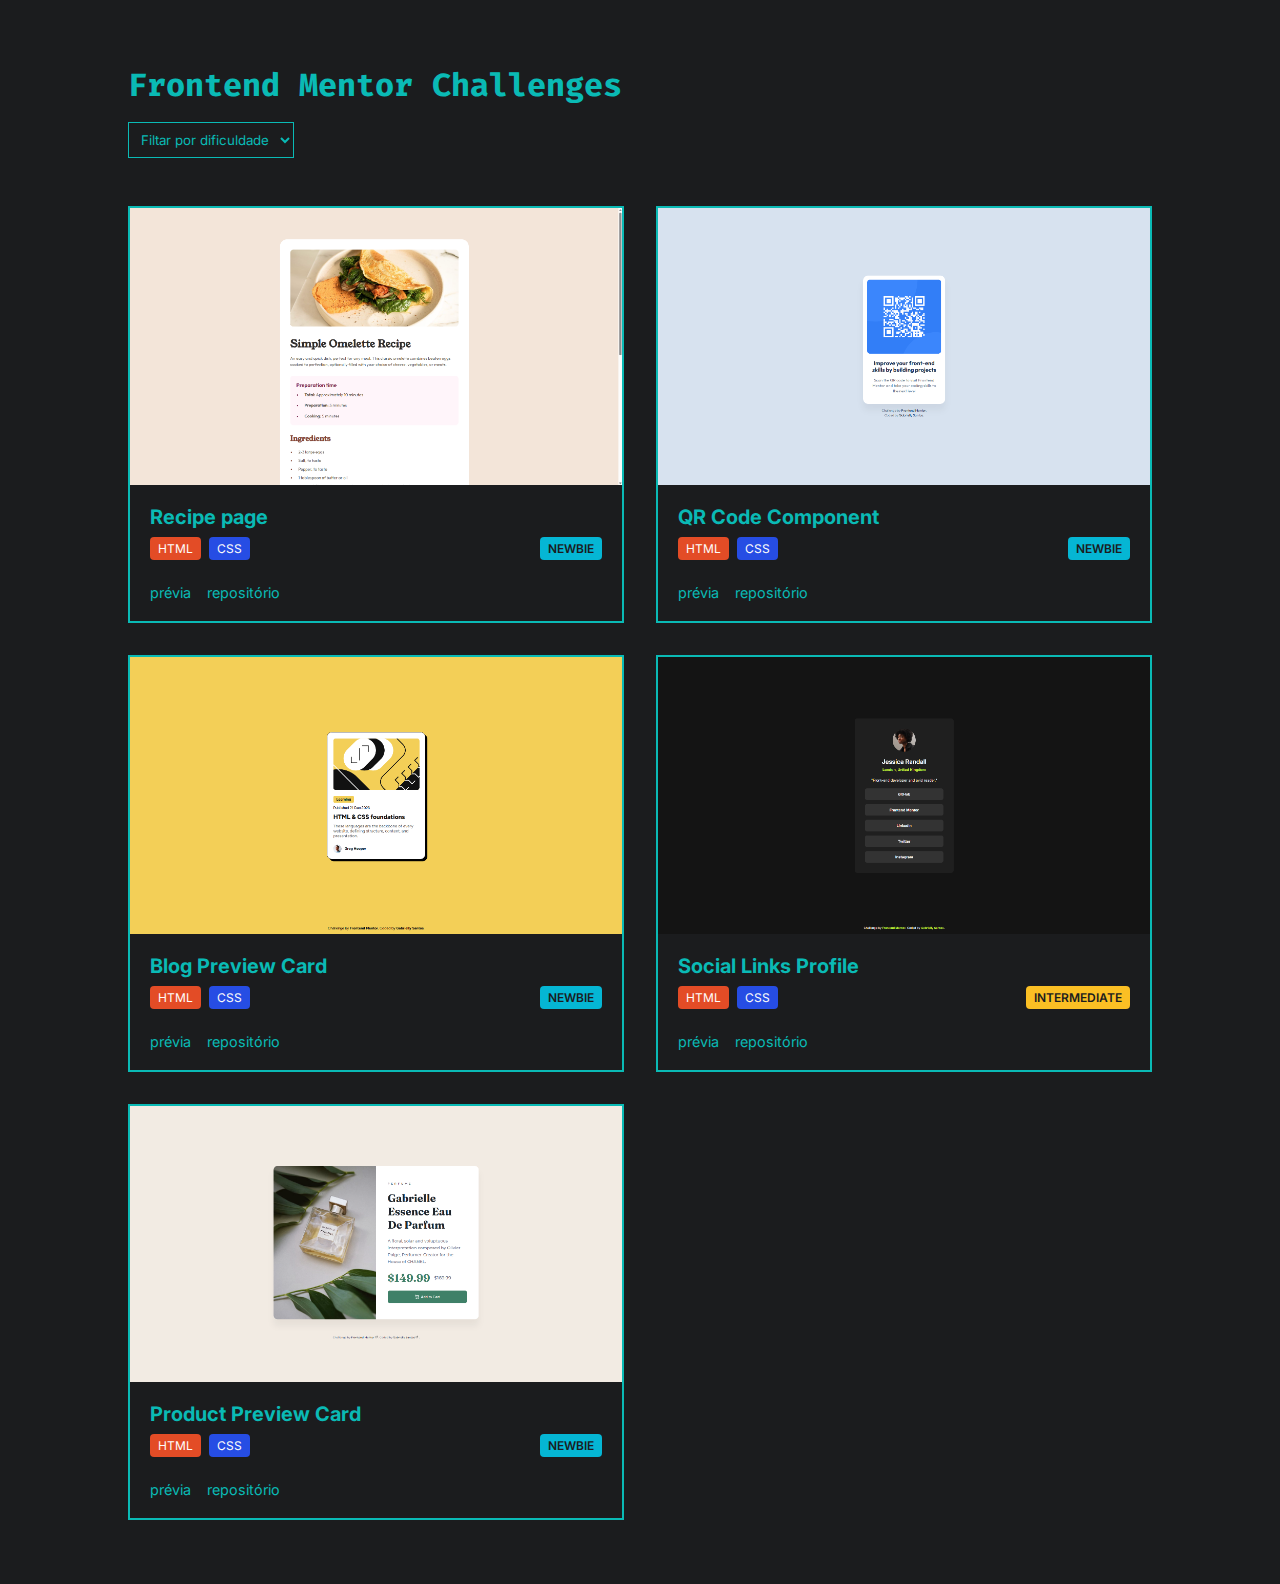
<file: index.html>
<!DOCTYPE html>
<html lang="pt-BR">

<head>
    <meta charset="UTF-8" />
    <meta name="viewport" content="width=device-width, initial-scale=1.0" />
    <link rel="stylesheet" href="https://cdn.jsdelivr.net/npm/bootstrap-icons@1.11.3/font/bootstrap-icons.min.css">
    <link rel="stylesheet" href="assets/css/style.css">
    <title>Frontend Challenges</title>
</head>

<body>
    <main>
        <section class="container">
            <h1>Frontend Mentor Challenges</h1>
            <div>
                <select id="difficulty-filter">
                    <option value=" ">Filtar por dificuldade</option>
                    <option value="all">Todas</option>
                    <option value="newbie">Newbie</option>
                    <option value="junior">Junior</option>
                    <option value="intermediate">Intermediate</option>
                    <option value="advanced">Advanced</option>
                </select>
            </div>
            <section class="challenge-grid" id="grid-projects">
            </section>
            <!-- <section class="links">
                <span>Recipe page</span>
                <i class="bi bi-arrow-right-circle-fill"></i>
                <a href="recipe-page-main/" target="_blank" rel="noopener"><button class="preview">prévia</button></a>
                <a href="https://github.com/GabriellySS/frontend-mentor-challenges/tree/main/recipe-page-main"
                    target="_blank" rel="noopener"><button class="repo">repositório</button></a>
            </section>
            <section class="links">
                <span>QR Code Component</span>
                <i class="bi bi-arrow-right-circle-fill"></i>
                <a href="qr-code-component/" target="_blank" rel="noopener"><button class="preview">prévia</button></a>
                <a href="https://github.com/GabriellySS/frontend-mentor-challenges/tree/main/qr-code-component"
                    target="_blank" rel="noopener"><button class="repo">repositório</button></a>
            </section>
            <section class="links">
                <span>Blog preview card</span>
                <i class="bi bi-arrow-right-circle-fill"></i>
                <a href="blog-preview-card/" target="_blank" rel="noopener"><button class="preview">prévia</button></a>
                <a href="https://github.com/GabriellySS/frontend-mentor-challenges/tree/main/blog-preview-card"
                    target="_blank" rel="noopener"><button class="repo">repositório</button></a>
            </section>
            <section class="links">
                <span>Social links profile</span>
                <i class="bi bi-arrow-right-circle-fill"></i>
                <a href="social-links-profile/" target="_blank" rel="noopener"><button
                        class="preview">prévia</button></a>
                <a href="https://github.com/GabriellySS/frontend-mentor-challenges/tree/main/social-links-profile"
                    target="_blank" rel="noopener"><button class="repo">repositório</button></a>
            </section>
            <section class="links">
                <span>Product preview card</span>
                <i class="bi bi-arrow-right-circle-fill"></i>
                <a href="product-preview-card/" target="_blank" rel="noopener"><button
                        class="preview">prévia</button></a>
                <a href="https://github.com/GabriellySS/frontend-mentor-challenges/tree/main/product-preview-card"
                    target="_blank" rel="noopener"><button class="repo">repositório</button></a>
            </section> -->
        </section>
    </main>
    <script src="assets/js/script.js"></script>
</body>

</html>
</file>
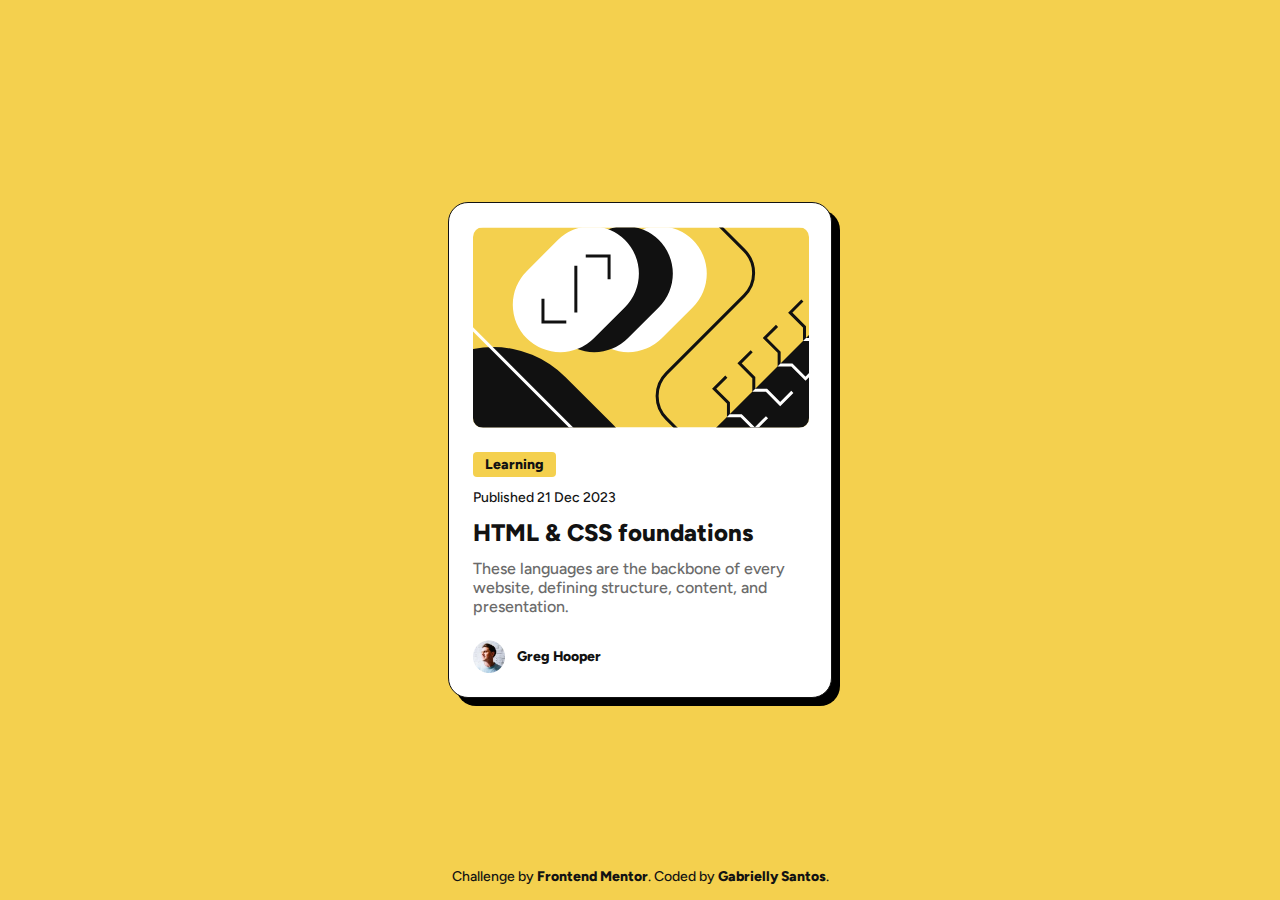
<file: blog-preview-card/index.html>
<!DOCTYPE html>
<html lang="en">

<head>
  <meta charset="UTF-8">
  <meta name="viewport" content="width=device-width, initial-scale=1.0">
  <link rel="icon" type="image/png" sizes="32x32" href="./assets/images/favicon-32x32.png">
  <link rel="stylesheet" href="assets/css/styles.css">
  <title>Frontend Mentor | Blog preview card</title>
</head>

<body>
  <main>
    <article class="card">
      <img src="assets/images/illustration-article.svg" alt="illustration" class="card-image">
      <section class="card-content">
        <span class="tag">Learning</span>
        <p class="date">Published <time datetime="2023-12-21">21 Dec 2023</time></p>

        <h2 class="title">HTML & CSS foundations</h2>

        <p class="description">These languages are the backbone of every website, defining structure, content, and
          presentation.</p>
      </section>
      <section class="card-author">
        <img src="assets/images/image-avatar.webp" alt="Photo of Greg Hopper" class="avatar">
        <p class="author-name">Greg Hooper</p>
      </section>
    </article>
  </main>

  <footer class="attribution">
    <footer class="attribution">
      Challenge by
      <a href="https://www.frontendmentor.io?ref=challenge" target="_blank" rel="noopener">Frontend Mentor</a>.
      Coded by
      <a href="https://github.com/GabriellySS" target="_blank" rel="noopener">Gabrielly Santos</a>.
    </footer>
  </footer>
</body>

</html>
</file>
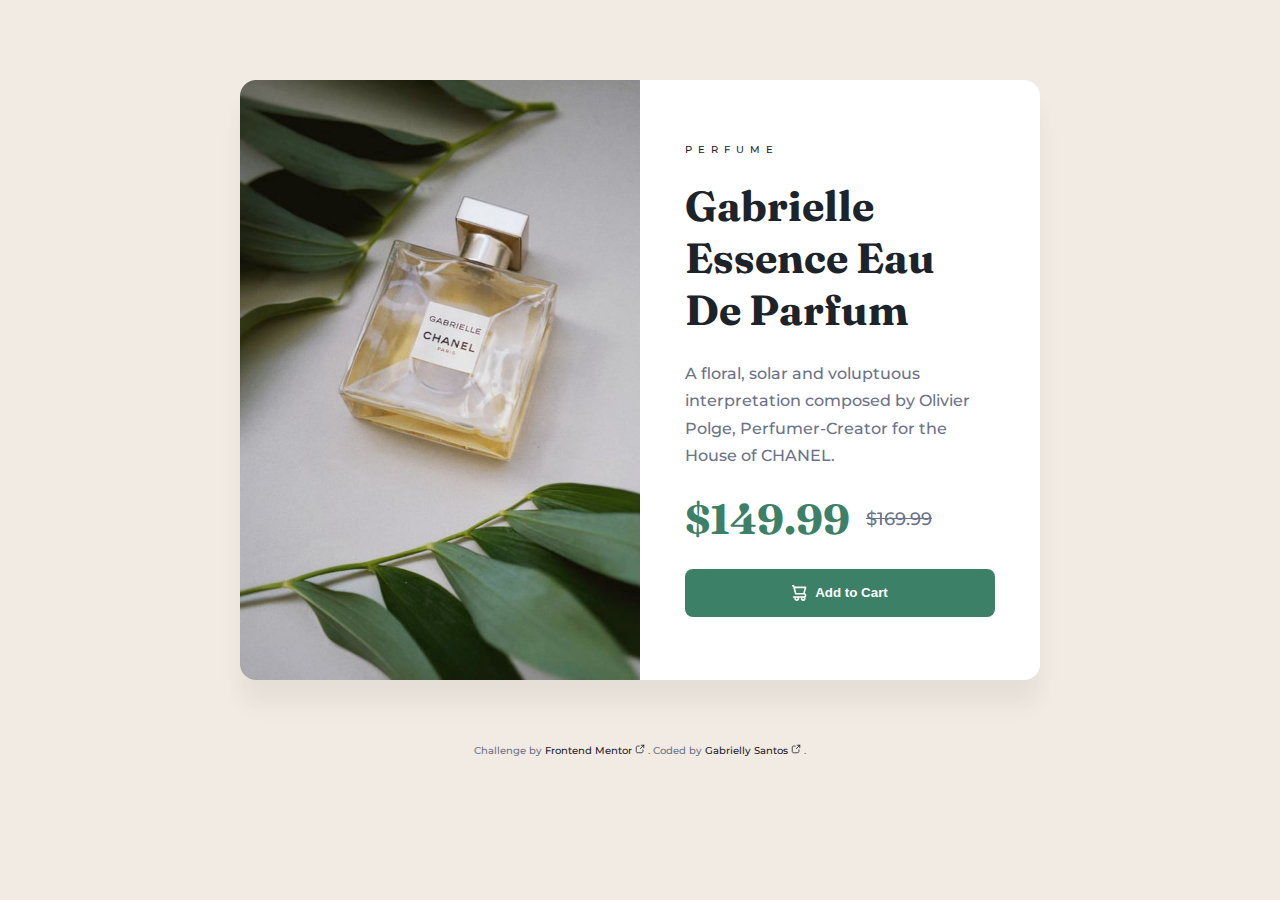
<file: product-preview-card/index.html>
<!DOCTYPE html>
<html lang="en">

<head>
  <meta charset="UTF-8">
  <meta name="viewport" content="width=device-width, initial-scale=1.0">
  <link rel="icon" type="image/png" sizes="32x32" href="assets/images/favicon-32x32.png">
  <link rel="stylesheet" href="assets/css/style.css">
  <title>Frontend Mentor | Product preview card component</title>
</head>

<body>
  <main>
    <article class="product-card">
      <picture class="product-image">
        <source media="(min-width: 992px)" srcset="assets/images/image-product-desktop.jpg">
        <img src="assets/images/image-product-mobile.jpg" alt="Frasco do perfume Gabrielle Chanel">
      </picture>
      <div class="product-info">
        <p class="product-category">Perfume</p>
        <h1 class="product-name">Gabrielle Essence Eau De Parfum</h1>
        <p class="product-description">
          A floral, solar and voluptuous interpretation composed by Olivier Polge,
          Perfumer-Creator for the House of CHANEL.
        </p>
        <div class="product-price">
          <span class="current-price">$149.99</span>
          <span class="old-price"><del> $169.99</del></span>
        </div>
        <button type="button">
          <img src="assets/images/icon-cart.svg" alt="shopping cart image" aria-hidden="true">
          Add to Cart
        </button>
      </div>
    </article>
  </main>

  <footer>
    Challenge by
    <a href="https://www.frontendmentor.io?ref=challenge" target="_blank" rel="noopener">Frontend Mentor
      <svg aria-hidden="true" fill="none" height="10" viewBox="0 0 24 24" width="10" xmlns="http://www.w3.org/2000/svg">
        <path
          d="m21 9v-6m0 0h-6m6 0-8 8m-3-6h-2.2c-1.68016 0-2.52024 0-3.16197.32698-.56449.28762-1.02343.74656-1.31105 1.31105-.32698.64173-.32698 1.48181-.32698 3.16197v6.4c0 1.6802 0 2.5202.32698 3.162.28762.5645.74656 1.0234 1.31105 1.311.64173.327 1.48181.327 3.16197.327h6.4c1.6802 0 2.5202 0 3.162-.327.5645-.2876 1.0234-.7465 1.311-1.311.327-.6418.327-1.4818.327-3.162v-2.2"
          stroke="hsl(212, 21%, 14%)" stroke-linecap="round" stroke-linejoin="round" stroke-width="2" />
      </svg>
      <span class="sr-only">(abre em uma nova guia)</span></a>.
    Coded by
    <a href="https://github.com/GabriellySS" target="_blank" rel="noopener">Gabrielly Santos
      <svg aria-hidden="true" fill="none" height="10" viewBox="0 0 24 24" width="10" xmlns="http://www.w3.org/2000/svg">
        <path
          d="m21 9v-6m0 0h-6m6 0-8 8m-3-6h-2.2c-1.68016 0-2.52024 0-3.16197.32698-.56449.28762-1.02343.74656-1.31105 1.31105-.32698.64173-.32698 1.48181-.32698 3.16197v6.4c0 1.6802 0 2.5202.32698 3.162.28762.5645.74656 1.0234 1.31105 1.311.64173.327 1.48181.327 3.16197.327h6.4c1.6802 0 2.5202 0 3.162-.327.5645-.2876 1.0234-.7465 1.311-1.311.327-.6418.327-1.4818.327-3.162v-2.2"
          stroke="hsl(212, 21%, 14%)" stroke-linecap="round" stroke-linejoin="round" stroke-width="2" />
      </svg>
      <span class="sr-only">(abre em uma nova guia)</span></a>.
  </footer>
</body>

</html>
</file>
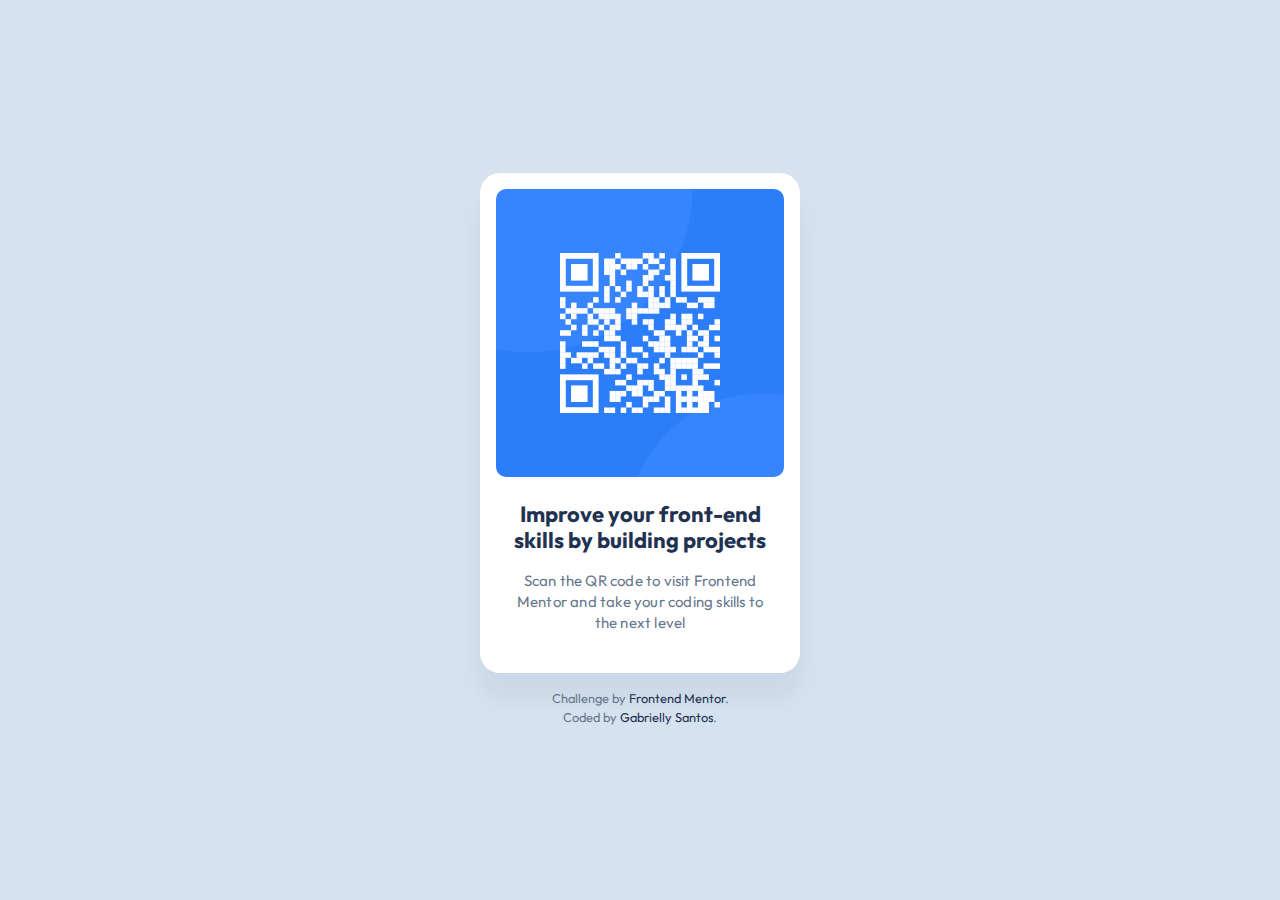
<file: qr-code-component/index.html>
<!DOCTYPE html>
<html lang="en">

<head>
  <meta charset="UTF-8">
  <meta name="viewport" content="width=device-width, initial-scale=1.0">
  <link rel="icon" type="image/png" sizes="32x32" href="assets/images/favicon-32x32.png">
  <link rel="stylesheet" href="assets/css/style.css">
  <title>Frontend Mentor | QR code component</title>
</head>

<body>
  <main>
    <section class="container">
      <img src="assets/images/image-qr-code.png" alt="qrcode">
      <section class="texts">
        <h1>Improve your front-end <br> skills by building projects</h1>
        <p>Scan the QR code to visit Frontend <br> Mentor and take your coding skills to <br> the next level</p>
      </section>
    </section>
  </main>
  <footer class="attribution">
    Challenge by
    <a href="https://www.frontendmentor.io?ref=challenge" target="_blank" rel="noopener">Frontend Mentor</a>. <br> Coded
    by
    <a href="https://github.com/GabriellySS" target="_blank" rel="noopener">Gabrielly Santos</a>.
  </footer>
</body>

</html>
</file>
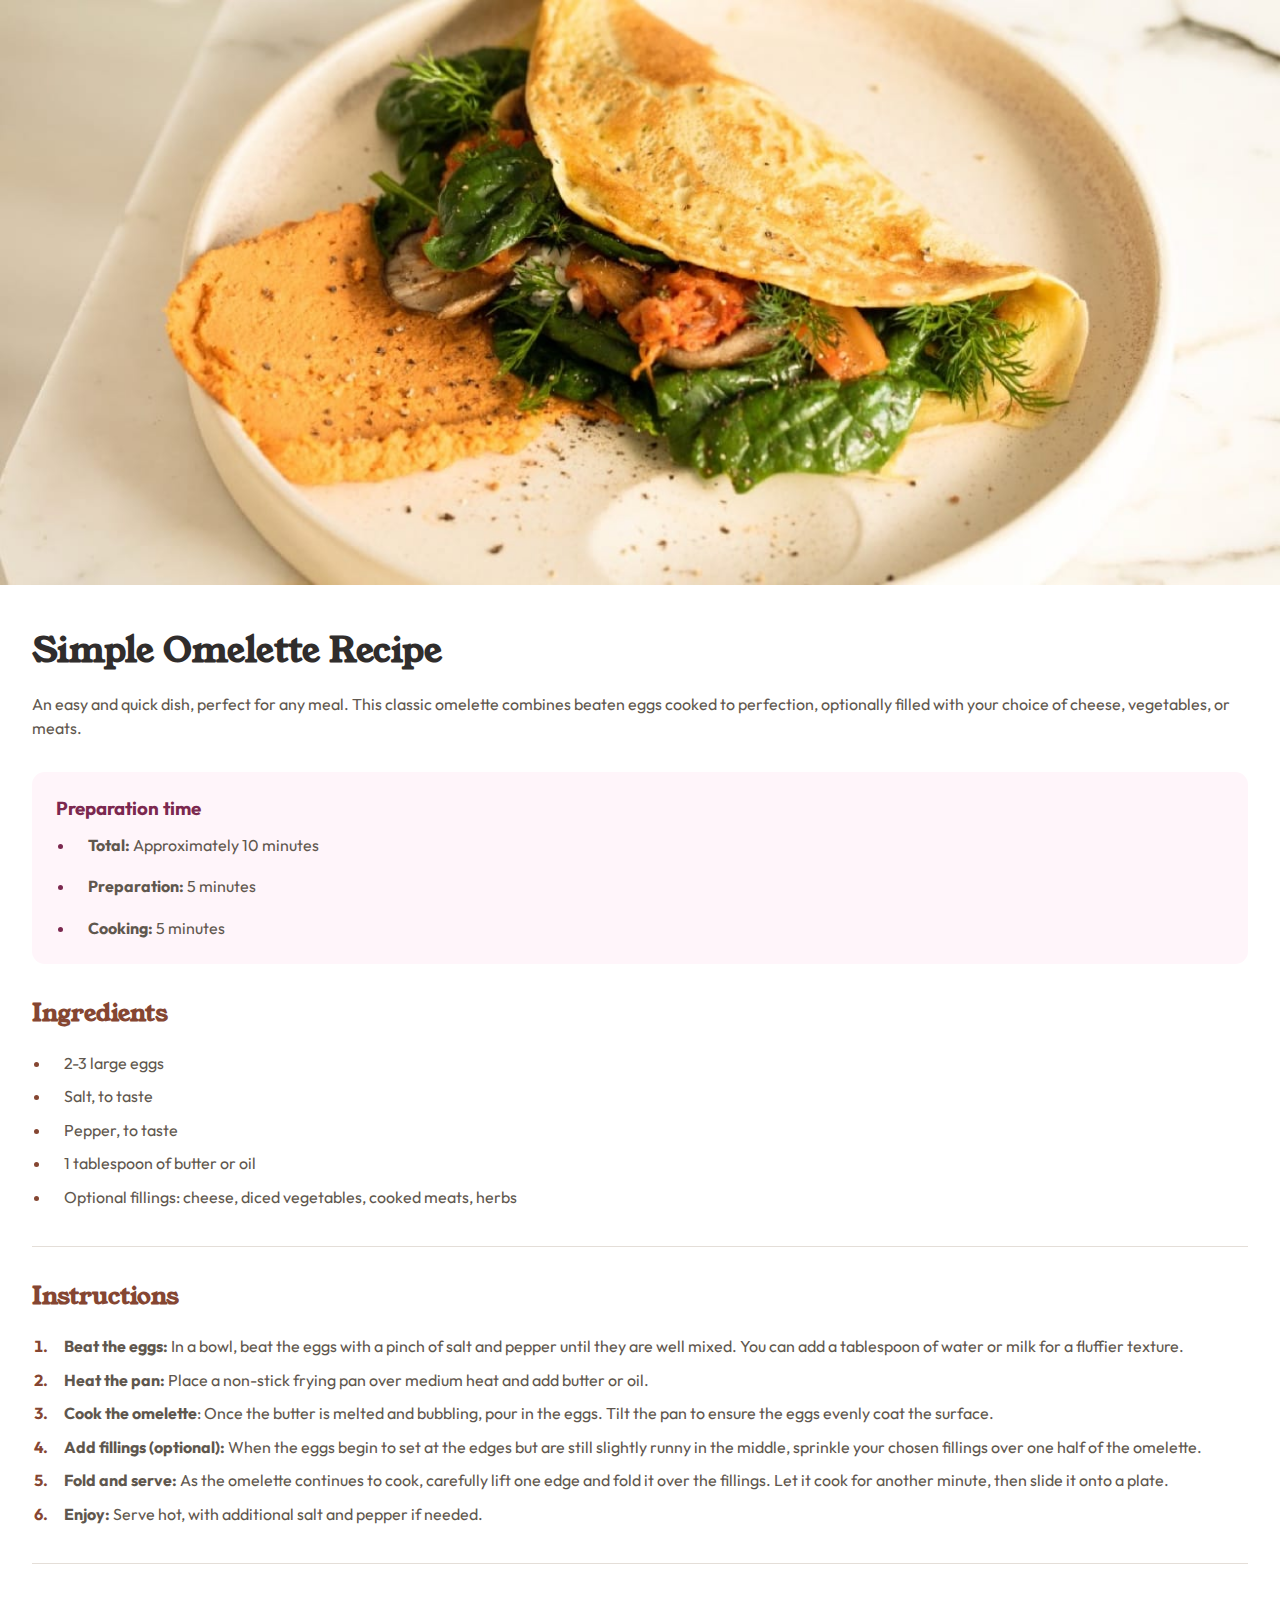
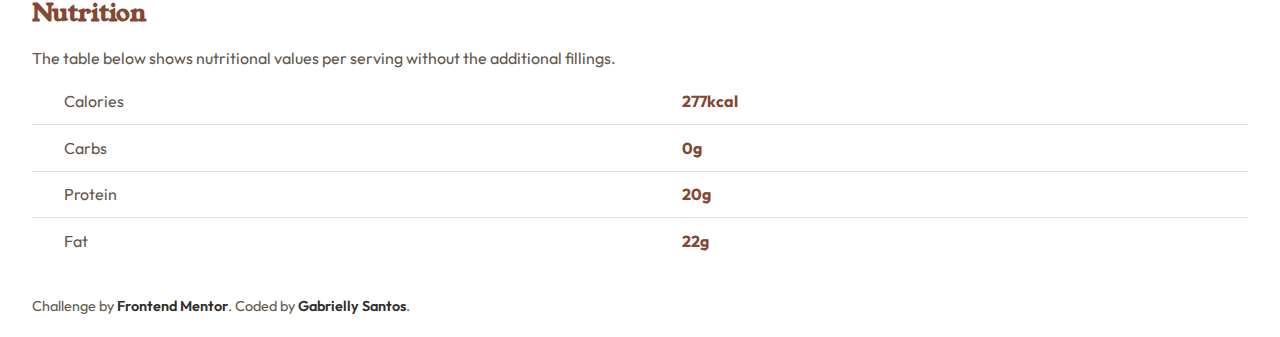
<file: recipe-page-main/index.html>
<!DOCTYPE html>
<html lang="en">

<head>
  <meta charset="UTF-8" />
  <meta name="viewport" content="width=device-width, initial-scale=1.0" />
  <!-- displays site properly based on user's device -->
  <link rel="icon" type="image/png" sizes="32x32" href="./assets/images/favicon-32x32.png" />
  <link rel="preconnect" href="https://fonts.googleapis.com" />
  <link rel="preconnect" href="https://fonts.gstatic.com" crossorigin />
  <link href="https://fonts.googleapis.com/css2?family=Outfit:wght@100..900&family=Young+Serif&display=swap"
    rel="stylesheet" />
  <link rel="stylesheet" href="assets/style/style.css " />
  <title>Frontend Mentor | Recipe page</title>
</head>

<body>
  <main>
    <header class="header-container">
      <img src="assets/images/image-omelette.jpeg" alt="Omelette" class="header-img" />

      <h1>Simple Omelette Recipe</h1>

      <p>
        An easy and quick dish, perfect for any meal. This classic omelette
        combines beaten eggs cooked to perfection, optionally filled with
        your choice of cheese, vegetables, or meats.
      </p>
    </header>
    <section class="container">
      <section class="preparation-time">
        <h3>Preparation time</h3>

        <ul>
          <li><span>Total:</span> Approximately 10 minutes</li>
          <li><span>Preparation:</span> 5 minutes</li>
          <li><span>Cooking:</span> 5 minutes</li>
        </ul>
      </section>

      <section class="ingredients">
        <h2>Ingredients</h2>

        <ul>
          <li>2-3 large eggs</li>
          <li>Salt, to taste</li>
          <li>Pepper, to taste</li>
          <li>1 tablespoon of butter or oil</li>
          <li>
            Optional fillings: cheese, diced vegetables, cooked meats, herbs
          </li>
        </ul>
      </section>

      <hr />

      <section class="instructions">
        <h2>Instructions</h2>

        <ol>
          <li>
            <span>Beat the eggs:</span> In a bowl, beat the eggs with a pinch
            of salt and pepper until they are well mixed. You can add a
            tablespoon of water or milk for a fluffier texture.
          </li>
          <li>
            <span>Heat the pan:</span> Place a non-stick frying pan over
            medium heat and add butter or oil.
          </li>
          <li>
            <span>Cook the omelette</span>: Once the butter is melted and
            bubbling, pour in the eggs. Tilt the pan to ensure the eggs evenly
            coat the surface.
          </li>
          <li>
            <span>Add fillings (optional):</span> When the eggs begin to set
            at the edges but are still slightly runny in the middle, sprinkle
            your chosen fillings over one half of the omelette.
          </li>
          <li>
            <span>Fold and serve:</span> As the omelette continues to cook,
            carefully lift one edge and fold it over the fillings. Let it cook
            for another minute, then slide it onto a plate.
          </li>
          <li>
            <span>Enjoy:</span> Serve hot, with additional salt and pepper if
            needed.
          </li>
        </ol>
      </section>

      <hr />

      <section class="nutrition">
        <h2>Nutrition</h2>

        <p>
          The table below shows nutritional values per serving without the
          additional fillings.
        </p>

        <table>
          <tr class="first-row">
            <th>Calories</th>
            <td>277kcal</td>
          </tr>

          <tr class="second-row">
            <th>Carbs</th>
            <td>0g</td>
          </tr>

          <tr class="third-row">
            <th>Protein</th>
            <td>20g</td>
          </tr>

          <tr class="fourth-row">
            <th>Fat</th>
            <td>22g</td>
          </tr>
        </table>
      </section>
    </section>
  </main>

  <footer class="attribution">
    Challenge by
    <a href="https://www.frontendmentor.io?ref=challenge" target="_blank" rel="noopener">Frontend Mentor</a>. Coded by
    <a href="https://github.com/GabriellySS" target="_blank" rel="noopener">Gabrielly Santos</a>.
  </footer>
</body>

</html>
</file>
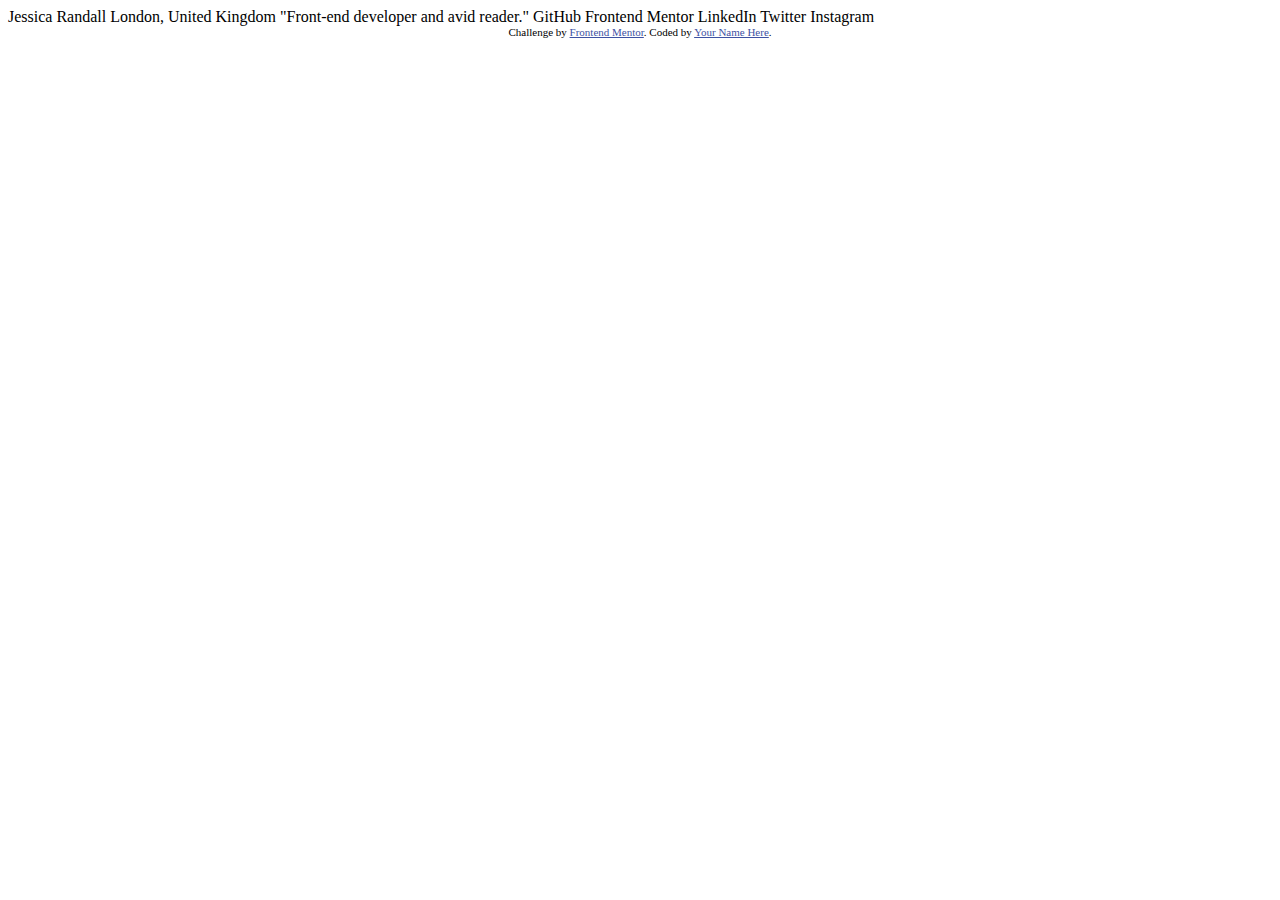
<file: social-links-profile/index.html>
<!DOCTYPE html>
<html lang="en">
<head>
  <meta charset="UTF-8">
  <meta name="viewport" content="width=device-width, initial-scale=1.0"> <!-- displays site properly based on user's device -->

  <link rel="icon" type="image/png" sizes="32x32" href="./assets/images/favicon-32x32.png">
  
  <title>Frontend Mentor | Social links profile</title>

  <!-- Feel free to remove these styles or customise in your own stylesheet 👍 -->
  <style>
    .attribution { font-size: 11px; text-align: center; }
    .attribution a { color: hsl(228, 45%, 44%); }
  </style>
</head>
<body>

  Jessica Randall
  London, United Kingdom
  "Front-end developer and avid reader."

  GitHub
  Frontend Mentor
  LinkedIn
  Twitter
  Instagram
  
  <div class="attribution">
    Challenge by <a href="https://www.frontendmentor.io?ref=challenge" target="_blank">Frontend Mentor</a>. 
    Coded by <a href="#">Your Name Here</a>.
  </div>
</body>
</html>
</file>
<file: assets/css/style.css>
@import url("https://fonts.googleapis.com/css2?family=Fira+Code:wght@300..700&family=Inter:ital,opsz,wght@0,14..32,100..900;1,14..32,100..900&display=swap");

* {
    margin: 0;
    padding: 0;
    box-sizing: border-box;
    font-family: "Inter", sans-serif;
}

body {
    background: #1b1c1e;
}

h1,
button {
    font-family: "Fira Code", monospace;
}

main {
    display: flex;
    flex-direction: column;
    padding: 4rem 8rem;
}

.container {
    display: flex;
    flex-direction: column;
    gap: 1rem;
}

h1 {
    color: #0abab5;
    font-size: 2rem;
}

#difficulty-filter {
    background: transparent;
    color: #0abab5;
    border: 1px solid #0abab5;
    padding: 0.5rem;
    font-family: inherit;
    cursor: pointer;
}

#difficulty-filter option {
    background-color: #1b1c1e;
}


.challenge-grid {
    display: grid;
    grid-template-columns: repeat(auto-fit, minmax(350px, 1fr));
    gap: 2rem;
    padding-top: 2rem;
}

.challenge-card {
    border: 2px solid #0abab5;
    max-width: 500px;
    overflow: hidden;
    display: flex;
    flex-direction: column;
    transition: transform 0.2s ease-in-out;
}

.challenge-card:hover {
    transform: scale(1.1);
    /* transform: translateY(-5px); */
    /* Efeito de elevação ao passar o mouse */
}

.card-image-container {
    aspect-ratio: 16 / 9;
    /* Mantém a proporção da imagem */
    overflow: hidden;
}

.card-image {
    width: 100%;
    height: 100%;
    object-fit: cover;
    /* Faz a imagem preencher o espaço sem distorcer */
}

.card-content {
    padding: 1.25rem;
    flex-grow: 1;
    /* Faz o conteúdo preencher o espaço vertical */
    display: flex;
    flex-direction: column;
    justify-content: space-between;
    gap: 0.5rem;
}

.card-header {
    display: flex;
    align-items: flex-start;
    gap: 0.5rem;
}

.card-title {
    color: #0abab5;
    margin-top: 0;
    font-size: 1.25rem;
}

.card-tags {
    display: flex;
    justify-content: space-between;
    margin-bottom: 1rem;
}

.tech-tags {
    display: flex;
    gap: 0.5rem;
}

.tag {
    color: #fefdfb;
    padding: 0.25rem 0.5rem;
    border-radius: 4px;
    font-size: 0.75rem;
}

.tag.html {
    background-color: #e34c26;
}

.tag.css {
    background-color: #264de4;
}

.tag.js {
    background-color: #f0db4f;
}

.project-difficulty {
    font-size: 0.75rem;
    padding: 0.25rem 0.5rem;
    border-radius: 4px;
    color: #1b1c1e;
    font-weight: 600;
    text-transform: uppercase;
}

.project-difficulty.newbie {
    background-color: #05B6D4;
}

.project-difficulty.junior {
    background-color: #33D399;
}

.project-difficulty.intermediate {
    background-color: #FBBF24;
}

.project-difficulty.advanced {
    background-color: #F97316;
}

.project-difficulty.guru {
    background-color: #E11D49;
}

.card-links {
    display: flex;
    /* justify-content: space-between; */
    gap: 1rem;
    margin-top: auto;
}

.card-link {
    display: flex;
    align-items: center;
    gap: 0.5rem;
    color: #0abab5;
    /* Links em Teala (Ref 1) */
    text-decoration: none;
    font-size: 0.9rem;
    transition: transform 0.2s ease-in-out;
}

.card-link:hover {
    font-weight: 600;
    font-style: italic;
}

/* .icon-link img {
    width: 1.1em;
    height: 1.1em;
    filter: invert(1);
} */

.challenge-card.hidden {
    display: none !important;
}

@media screen and (max-width:768px) {
    main {
        padding: 2rem 1rem;
    }
}
</file>
<file: blog-preview-card/assets/css/styles.css>
@import url('https://fonts.googleapis.com/css2?family=Figtree:ital,wght@0,300..900;1,300..900&display=swap');

* {
    margin: 0;
    padding: 0;
    box-sizing: border-box;
}

:root {
    /* colors */
    --color-yellow: hsl(47, 88%, 63%);
    --color-gray-950: hsl(0, 0%, 7%);
    --color-gray-500: hsl(0, 0%, 42%);
    --color-white: hsl(0, 0%, 100%);

    /* font family */
    --font: "Figtree", sans-serif;

    /* font weight */
    --weight-extra-bold: 800;
    --weight-medium: 500;

    /* font sizes */
    --size-sm: 0.875rem;
    --size-md: 1rem;
    --size-lg: 1.5rem;

    /* spacing */
    --spacing-300: 1.5rem;
    --spacing-150: 0.75rem;
    --spacing-100: 0.5rem;
    --spacing-50: 0.25rem;
}

body {
    font-family: var(--font);
    background-color: var(--color-yellow);
}

main {
    height: 100dvh;
    display: flex;
    justify-content: center;
    align-items: center;
}

.card {
    display: flex;
    flex-direction: column;
    align-items: flex-start;
    gap: var(--spacing-300);
    width: 24rem;
    padding: var(--spacing-300);
    background-color: var(--color-white);
    border: 1px solid var(--color-gray-950);
    border-radius: 1.25rem;
    box-shadow: 8px 8px 0 0 rgba(0, 0, 0, 1);
    transition: all 0.2s ease-in-out;
}

.card:hover {
    box-shadow: 16px 16px 0 0 rgba(0, 0, 0, 1);
}

.card-image {
    border-radius: 0.625rem;
}

.card-content {
    display: flex;
    flex-direction: column;
    align-items: flex-start;
    gap: var(--spacing-150);
}

.tag {
    color: var(--color-gray-950);
    font-size: var(--size-sm);
    font-weight: var(--weight-extra-bold);
    padding: var(--spacing-50) var(--spacing-150);
    border-radius: 0.25rem;
    background-color: var(--color-yellow);
}

.date {
    color: var(--color-gray-950);
    font-size: var(--size-sm);
    font-weight: var(--weight-medium);
}

.title {
    color: var(--color-gray-950);
    font-size: var(--size-lg);
    font-weight: 800;
    transition: all 0.2s ease-in-out;
}

.title:hover {
    color: var(--color-yellow);
    cursor: pointer;
}

.description {
    color: var(--color-gray-500);
    font-size: var(--size-md);
    font-weight: var(--weight-medium);
}

.card-author {
    display: flex;
    align-items: center;
    gap: var(--spacing-150);
}

.avatar {
    width: 2rem;
    height: auto;
}

.author-name {
    color: var(--color-gray-950);
    font-size: var(--size-sm);
    font-weight: var(--weight-extra-bold);
}

footer {
    text-align: center;
    color: var(--color-gray-950);
    font-size: var(--size-sm);
    font-weight: var(--weight-medium);
    margin-top: -2rem;
}

footer a {
    text-decoration: none;
    color: var(--color-gray-950);
    font-weight: var(--weight-extra-bold);
}

@media screen and (max-width: 767px) {
    .card {
        width: 20.4375rem;
    }

    .card-image {
        width: 100%;
    }

    footer {
        margin: -2.5rem 0.5rem 0 0.5rem;
    }
}
</file>
<file: product-preview-card/assets/css/style.css>
@import url('https://fonts.googleapis.com/css2?family=Fraunces:ital,opsz,wght@0,9..144,100..900;1,9..144,100..900&family=Montserrat:ital,wght@0,100..900;1,100..900&display=swap');

* {
    margin: 0;
    padding: 0;
    box-sizing: border-box;
}

:root {
    /* colors */
    --color-primary-green-500: hsl(158, 36%, 37%);
    --color-primary-green-700: hsl(158, 42%, 18%);
    --color-neutral-black: hsl(212, 21%, 14%);
    --color-neutral-grey: hsl(228, 12%, 48%);
    --color-neutral-cream: hsl(30, 38%, 92%);
    --color-neutral-white: hsl(0, 0%, 100%);

    /* font family */
    --font-family-main: "Montserrat", sans-serif;
    --font-family-decor: "Fraunces", serif;

    /* font weight */
    --weight-bold: 700;
    --weight-medium: 500;

    /* font sizes */
    --size-sm: 0.65rem;
    --size-md: 0.875rem;
    --size-lg: 2rem;
}

body {
    font-family: var(--font-family-main);
    font-size: var(--size-md);
    font-weight: var(--weight-medium);
    background-color: var(--color-neutral-cream);
}

main {
    display: flex;
    flex-direction: column;
    align-items: center;
    width: 100dvw;
}

.product-card {
    display: flex;
    flex-direction: column;
    align-items: center;
    width: 21.875rem;
    margin-top: 5rem;
    border-radius: 0.5rem;
    background-color: var(--color-neutral-white);
    overflow: hidden;
    box-shadow: 0 25px 25px 0 rgba(0, 0, 0, 0.05);
}

.product-image img {
    width: 100%;
    object-fit: cover;
}

.product-info {
    display: flex;
    flex-direction: column;
    gap: 1.5rem;
    padding: 1.8rem 2rem 2rem;
}

.product-category {
    font-size: var(--size-sm);
    text-transform: uppercase;
    letter-spacing: 0.375rem;
    color: var(--color-neutral-black);
}

.product-name {
    font-family: var(--font-family-decor);
    font-size: var(--size-lg);
    font-weight: var(--weight-bold);
    color: var(--color-neutral-black);
}

.product-description {
    line-height: 160%;
    color: var(--color-neutral-grey);
}

.product-price {
    display: flex;
    align-items: center;
    gap: 1rem;
}

.current-price {
    font-family: var(--font-family-decor);
    font-size: var(--size-lg);
    font-weight: var(--weight-bold);
    color: var(--color-primary-green-500);
}

.old-price {
    font-size: var(--size-sm);
    color: var(--color-neutral-grey);
}

button {
    display: flex;
    align-items: center;
    justify-content: center;
    gap: 0.5rem;
    padding: 1rem;
    font-weight: var(--weight-bold);
    color: var(--color-neutral-white);
    border: none;
    border-radius: 0.5rem;
    background-color: var(--color-primary-green-500);
}

button:hover {
    background-color: var(--color-primary-green-700);
}

button:focus-visible {
    outline: 2px solid var(--color-neutral-black);
    outline-offset: 2px;
}

footer {
    margin: 4rem 0 1rem;
    font-size: var(--size-sm);
    color: var(--color-neutral-grey);
    text-align: center;
}

footer a {
    text-decoration: none;
    color: var(--color-neutral-black);
}

.sr-only {
    position: absolute;
    width: 1px;
    height: 1px;
    padding: 0;
    margin: -1px;
    overflow: hidden;
    clip: rect(0, 0, 0, 0);
    white-space: nowrap;
    border-width: 0;
}

@media screen and (min-width: 992px) {
    body {
        font-size: 1rem;
    }

    .product-card {
        flex-direction: row;
        width: 50rem;
        height: 37.5rem;
        border-radius: 1rem;
    }

    .product-image {
        width: 50%;
        height: 37.5rem;
    }

    .product-info {
        width: 50%;
        padding: 2.813rem;
    }

    .product-name,
    .current-price {
        font-size: 2.625rem;
    }

    .product-description {
        line-height: 170%;
    }

    .old-price {
        font-size: 1.125rem;
    }
}
</file>
<file: qr-code-component/assets/css/style.css>
@import url('https://fonts.googleapis.com/css2?family=Outfit:wght@100..900&display=swap');

* {
    margin: 0;
    padding: 0;
    box-sizing: border-box;
}

:root {
    /* colors */
    --color-white: hsl(0, 0%, 100%);
    --color-slate-300: hsl(212, 45%, 89%);
    --color-slate-500: hsl(216, 15%, 48%);
    --color-slate-900: hsl(218, 44%, 22%);

    /* spacing */
    --spacing-200: 1rem;
    --spacing-300: 1.5rem;
    --spacing-500: 2.5rem;
}

body {
    background-color: var(--color-slate-300);
    font-family: "Outfit", sans-serif;
    text-align: center;
    height: 100dvh;
    display: flex;
    flex-direction: column;
    justify-content: center;
    align-items: center;
}

.container {
    display: flex;
    padding: var(--spacing-200) var(--spacing-200) var(--spacing-500) var(--spacing-200);
    flex-direction: column;
    align-items: center;
    gap: var(--spacing-300);

    background: var(--color-white);
    border-radius: 1.25rem;
    box-shadow: 0 25px 25px 0 rgba(0, 0, 0, 0.05);
}

.container img {
    width: 18rem;
    height: auto;

    border-radius: 0.625rem;
}

.container .texts h1 {
    font-size: 1.375rem;
    font-weight: 700;
    line-height: 120%;

    color: var(--color-slate-900);
}

.container .texts p {
    font-size: 0.9375rem;
    font-weight: 400;
    line-height: 140%;
    letter-spacing: 0.0125rem;
    margin-top: var(--spacing-200);

    color: var(--color-slate-500);
}

footer {
    margin-top: var(--spacing-200);
    justify-self: end;
    font-size: .8rem;
    color: var(--color-slate-500);
    line-height: 1.5em;
}

footer a {
    text-decoration: none;
    color: var(--color-slate-900);
}
</file>
<file: recipe-page-main/assets/style/style.css>
* {
  margin: 0;
  padding: 0;
  box-sizing: border-box;
}

:root {
  --white: hsl(0, 0%, 100%);
  --stone-100: hsl(30, 54%, 90%);
  --stone-150: hsl(30, 18%, 87%);
  --stone-600: hsl(30, 10%, 34%);
  --stone-900: hsl(24, 5%, 18%);
  --brown-800: hsl(14, 45%, 36%);
  --rose-800: hsl(332, 51%, 32%);
  --rose-50: hsl(330, 100%, 98%);
}

h1,
h2 {
  font-family: "Young Serif", serif;
}

h1 {
  color: var(--stone-900);
  font-size: 2.2rem;
  line-height: 1em;
}

h2 {
  color: var(--brown-800);
}

p {
  font-family: "Outfit", sans-serif;
  font-size: 1rem;
  color: var(--stone-600);
  line-height: 1.5em;
}

ul,
ol {
  padding: 0rem 1.2rem 0 1.2rem;
}

li {
  font-family: "Outfit", sans-serif;
  font-size: 1rem;
  line-height: 1.5em;
  color: var(--stone-600);
  padding: 0.3rem 0.1rem 0.3rem 0.8rem;
}

li span {
  font-weight: 700;
}

hr {
  border: none;
  height: 0.1rem;
  background-color: var(--stone-150);
}

.header-img {
  width: 100%;
  object-fit: cover;
}

.header-container h1 {
  margin: 2.7rem 2rem 1.5rem 2rem;
}

.header-container p {
  margin: 0 2rem;
}

.container {
  background-color: var(--white);
  padding: 2rem;
  gap: 2rem;
  display: flex;
  flex-direction: column;
}

.container>section h2 {
  margin-bottom: 1rem;
}

.preparation-time {
  background-color: var(--rose-50);
  border-radius: 0.8rem;
  padding: 1.5rem 1.5rem 1.2rem 1.5rem;
}

.preparation-time h3 {
  font-family: "Outfit", sans-serif;
  color: var(--rose-800);
}

.preparation-time li {
  margin-top: .5rem;
}

.preparation-time li::marker {
  color: var(--rose-800);
  vertical-align: middle;
}

.ingredients li::marker {
  color: var(--brown-800);
  vertical-align: middle;
}

.instructions li::marker {
  font-weight: 700;
  color: var(--brown-800);
  vertical-align: middle;
}

table {
  font-family: "Outfit", sans-serif;
  font-size: 1rem;
  width: 100%;
  border-collapse: collapse;
  margin-top: 0.5rem;
}

th,
td {
  padding: 0.8rem 2rem;
}

th {
  color: var(--stone-600);
  font-weight: 400;
  text-align: left;
}

td {
  color: var(--brown-800);
  font-weight: 700;
}

.second-row,
.third-row,
.fourth-row {
  border-top: 0.1rem solid var(--stone-150);
}

footer {
  font-family: "Outfit", sans-serif;
  font-size: .9rem;
  color: var(--stone-600);
  line-height: 1.5em;
  padding: 0 2rem 1.2rem 2rem;
}

footer a {
  text-decoration: none;
  color: var(--stone-900);
  font-weight: 600;
}

@media screen and (min-width: 1440px) {
  body {
    background-color: #F3E5D8;
  }

  main {
    height: max-content;
    border-radius: 1.7rem;
    width: 736px;
    margin: 7.6rem auto;
    padding: 2.5rem;
    background-color: var(--white);
  }

  .container {
    padding: 0;
  }

  .header-container h1 {
    margin: 2.7rem 0 1.5rem 0;
  }

  .header-container p {
    margin: 0 0 2rem;
  }

  .header-img {
    border-radius: 0.8rem;
  }

  h1 {
    font-size: 2.5rem;
  }

  .preparation-time h3 {
    font-size: 1.25rem;
  }

  h2 {
    font-size: 1.75rem;
  }

  footer {
    text-align: center;
    margin-top: -2rem;
  }
}
</file>
